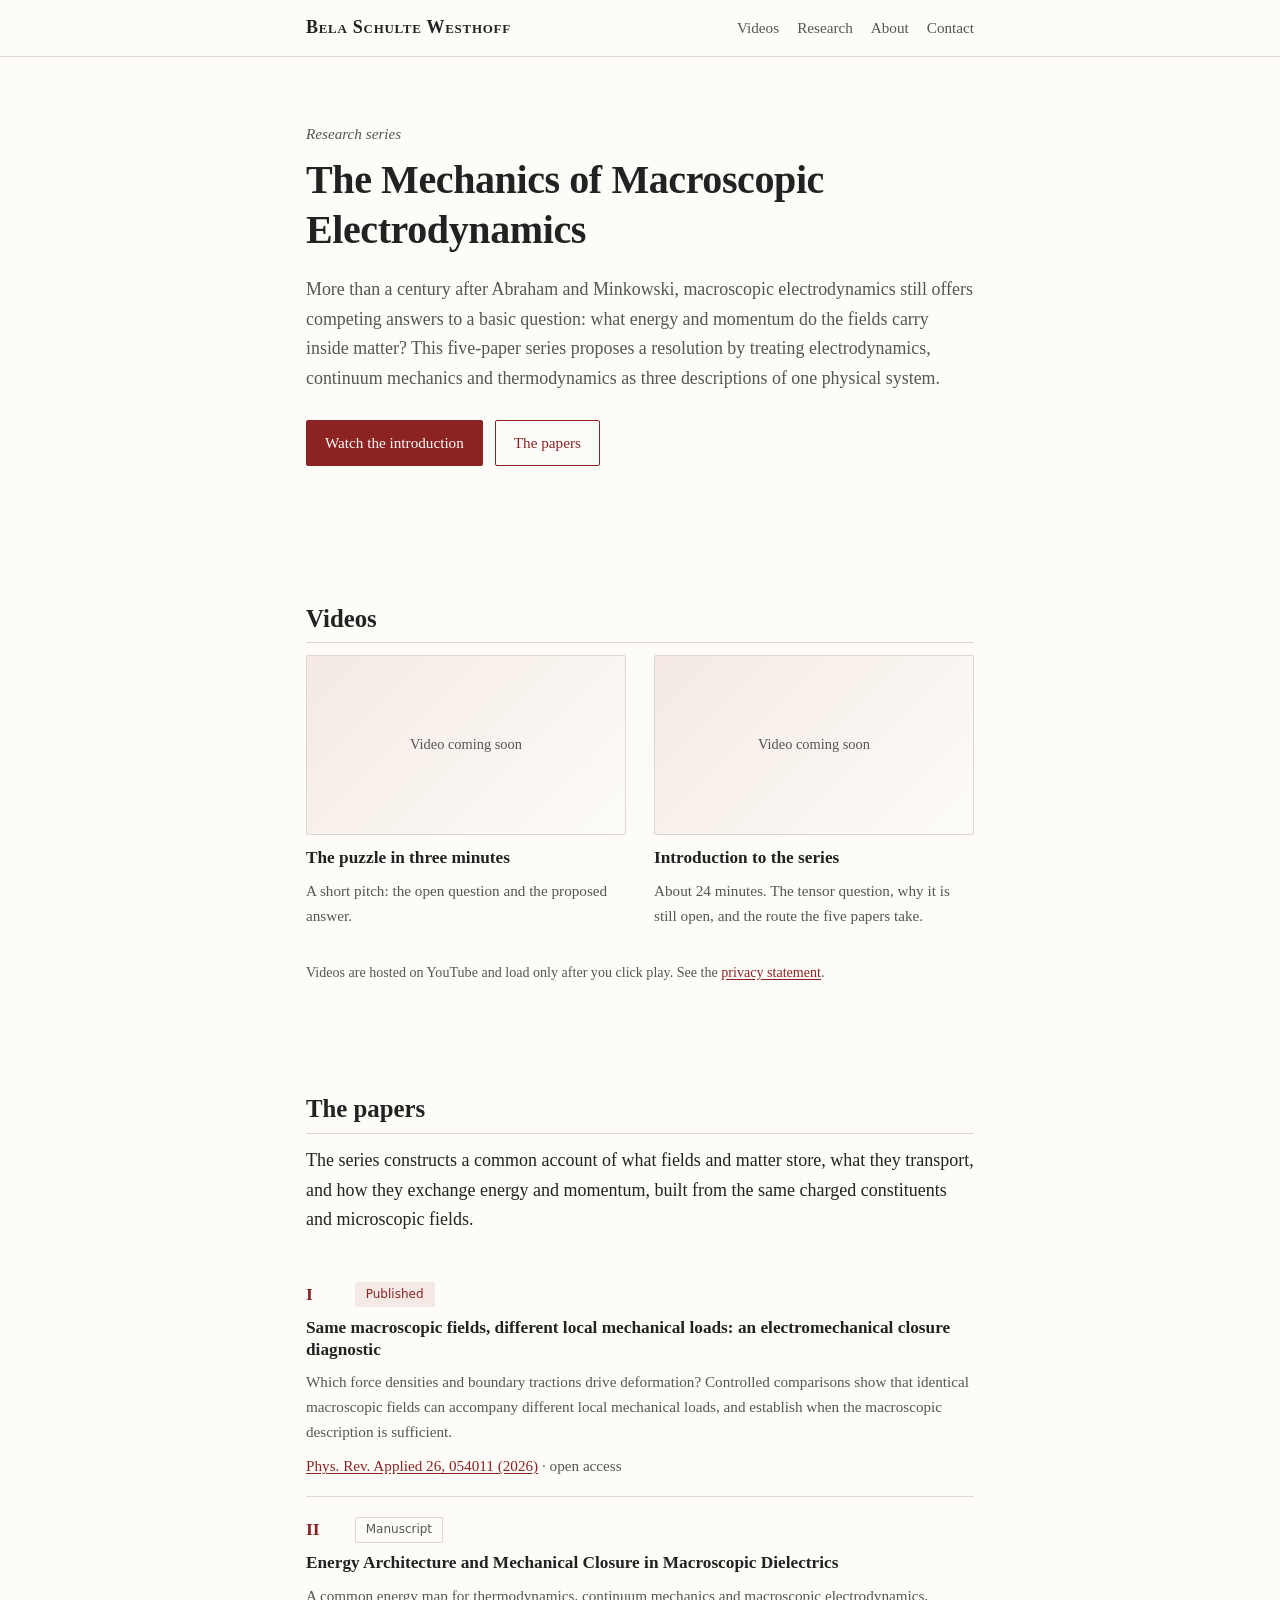
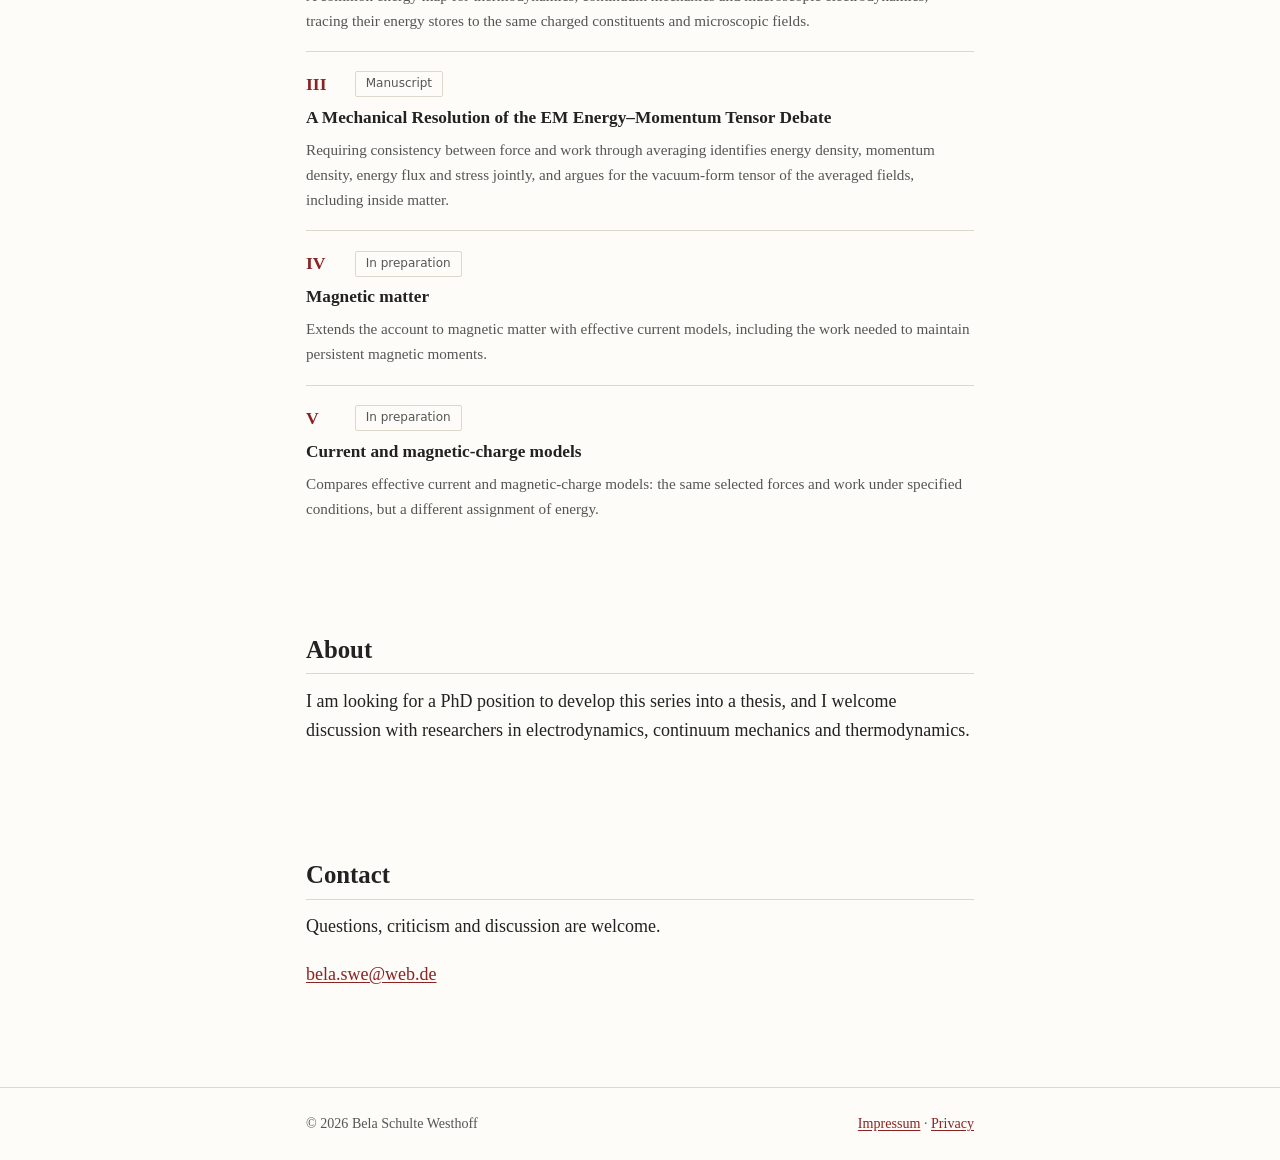
<file: index.html>
<!doctype html>
<html lang="en">
<head>
  <meta charset="utf-8">
  <meta name="viewport" content="width=device-width, initial-scale=1">
  <title>Bela Schulte Westhoff</title>
  <meta name="description" content="The Mechanics of Macroscopic Electrodynamics: a five-paper series on what electromagnetic fields carry inside matter and how they act on it.">
  <link rel="stylesheet" href="assets/style.css">
</head>
<body>

<header class="site-header">
  <div class="wrap header-inner">
    <a class="brand" href="#top">Bela Schulte Westhoff</a>
    <nav>
      <a href="#videos">Videos</a>
      <a href="#research">Research</a>
      <a href="#about">About</a>
      <a href="#contact">Contact</a>
    </nav>
  </div>
</header>

<main id="top">

  <section class="hero wrap">
    <p class="eyebrow">Research series</p>
    <h1>The Mechanics of Macroscopic Electrodynamics</h1>
    <p class="lead">
      More than a century after Abraham and Minkowski, macroscopic electrodynamics
      still offers competing answers to a basic question: what energy and momentum
      do the fields carry inside matter? This five-paper series proposes a resolution
      by treating electrodynamics, continuum mechanics and thermodynamics as three
      descriptions of one physical system.
    </p>
    <p class="hero-links">
      <a class="button" href="#videos">Watch the introduction</a>
      <a class="button ghost" href="#research">The papers</a>
    </p>
  </section>

  <section id="videos" class="wrap section">
    <h2>Videos</h2>

    <div class="video-grid">
      <article class="video-card">
        <!-- Put the YouTube video ID in data-yt-id once uploaded (unlisted). -->
        <div class="yt" data-yt-id="" data-title="The pitch">
        </div>
        <h3>The puzzle in three minutes</h3>
        <p>A short pitch: the open question and the proposed answer.</p>
      </article>

      <article class="video-card">
        <div class="yt" data-yt-id="" data-title="Introduction to the series">
        </div>
        <h3>Introduction to the series</h3>
        <p>About 24 minutes. The tensor question, why it is still open, and the route the five papers take.</p>
      </article>
    </div>

    <p class="note">
      Videos are hosted on YouTube and load only after you click play.
      See the <a href="privacy.html">privacy statement</a>.
    </p>
  </section>

  <section id="research" class="wrap section">
    <h2>The papers</h2>
    <p>
      The series constructs a common account of what fields and matter store,
      what they transport, and how they exchange energy and momentum, built from
      the same charged constituents and microscopic fields.
    </p>

    <ol class="papers">
      <li class="paper">
        <div class="paper-head">
          <span class="num">I</span>
          <span class="status published">Published</span>
        </div>
        <h3>Same macroscopic fields, different local mechanical loads: an electromechanical closure diagnostic</h3>
        <p>
          Which force densities and boundary tractions drive deformation? Controlled
          comparisons show that identical macroscopic fields can accompany different
          local mechanical loads, and establish when the macroscopic description is
          sufficient.
        </p>
        <p class="meta">
          <a href="https://doi.org/10.1103/8s4n-1fvh">Phys. Rev. Applied 26, 054011 (2026)</a> · open access
        </p>
      </li>

      <li class="paper">
        <div class="paper-head">
          <span class="num">II</span>
          <span class="status">Manuscript</span>
        </div>
        <h3>Energy Architecture and Mechanical Closure in Macroscopic Dielectrics</h3>
        <p>
          A common energy map for thermodynamics, continuum mechanics and macroscopic
          electrodynamics, tracing their energy stores to the same charged constituents
          and microscopic fields.
        </p>
      </li>

      <li class="paper">
        <div class="paper-head">
          <span class="num">III</span>
          <span class="status">Manuscript</span>
        </div>
        <h3>A Mechanical Resolution of the EM Energy–Momentum Tensor Debate</h3>
        <p>
          Requiring consistency between force and work through averaging identifies
          energy density, momentum density, energy flux and stress jointly, and argues
          for the vacuum-form tensor of the averaged fields, including inside matter.
        </p>
      </li>

      <li class="paper">
        <div class="paper-head">
          <span class="num">IV</span>
          <span class="status">In preparation</span>
        </div>
        <h3>Magnetic matter</h3>
        <p>
          Extends the account to magnetic matter with effective current models,
          including the work needed to maintain persistent magnetic moments.
        </p>
      </li>

      <li class="paper">
        <div class="paper-head">
          <span class="num">V</span>
          <span class="status">In preparation</span>
        </div>
        <h3>Current and magnetic-charge models</h3>
        <p>
          Compares effective current and magnetic-charge models: the same selected
          forces and work under specified conditions, but a different assignment of energy.
        </p>
      </li>
    </ol>
  </section>

  <section id="about" class="wrap section">
    <h2>About</h2>
    <div class="about">
      <div>
        <!-- TODO bio, 3–4 sentences: background, degree, current position, what drives the work. -->
        <p>
          I am looking for a PhD position to develop this series into a thesis,
          and I welcome discussion with researchers in electrodynamics, continuum
          mechanics and thermodynamics.
        </p>
        <!-- TODO CV link: <p><a href="cv.pdf">CV (PDF)</a></p> -->
      </div>
    </div>
  </section>

  <section id="contact" class="wrap section">
    <h2>Contact</h2>
    <p>Questions, criticism and discussion are welcome.</p>
    <p><a href="mailto:bela.swe@web.de">bela.swe@web.de</a></p>
  </section>

</main>

<footer class="site-footer">
  <div class="wrap footer-inner">
    <span>© 2026 Bela Schulte Westhoff</span>
    <span><a href="impressum.html">Impressum</a> · <a href="privacy.html">Privacy</a></span>
  </div>
</footer>

<script src="assets/video.js"></script>
</body>
</html>
</file>
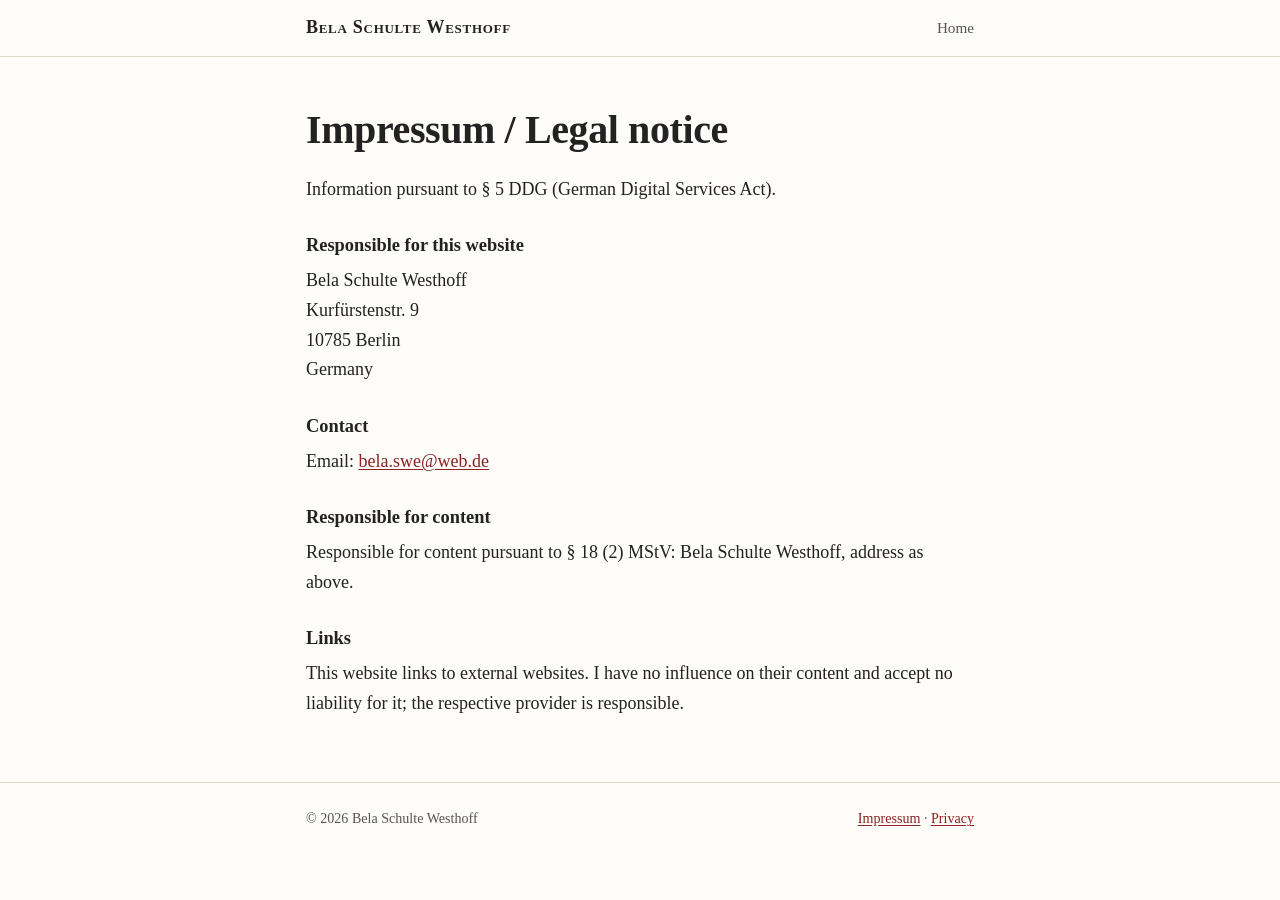
<file: impressum.html>
<!doctype html>
<html lang="en">
<head>
  <meta charset="utf-8">
  <meta name="viewport" content="width=device-width, initial-scale=1">
  <title>Impressum · Bela Schulte Westhoff</title>
  <meta name="robots" content="noindex">
  <link rel="stylesheet" href="assets/style.css">
</head>
<body>
<header class="site-header">
  <div class="wrap header-inner">
    <a class="brand" href="index.html">Bela Schulte Westhoff</a>
    <nav><a href="index.html">Home</a></nav>
  </div>
</header>

<main class="wrap legal">
  <h1>Impressum / Legal notice</h1>
  <p>Information pursuant to § 5 DDG (German Digital Services Act).</p>

  <h2>Responsible for this website</h2>
  <p>
    Bela Schulte Westhoff<br>
    Kurfürstenstr. 9<br>
    10785 Berlin<br>
    Germany
  </p>

  <h2>Contact</h2>
  <p>Email: <a href="mailto:bela.swe@web.de">bela.swe@web.de</a></p>

  <h2>Responsible for content</h2>
  <p>Responsible for content pursuant to § 18 (2) MStV: Bela Schulte Westhoff, address as above.</p>

  <h2>Links</h2>
  <p>
    This website links to external websites. I have no influence on their content
    and accept no liability for it; the respective provider is responsible.
  </p>
</main>

<footer class="site-footer">
  <div class="wrap footer-inner">
    <span>© 2026 Bela Schulte Westhoff</span>
    <span><a href="impressum.html">Impressum</a> · <a href="privacy.html">Privacy</a></span>
  </div>
</footer>
</body>
</html>
</file>
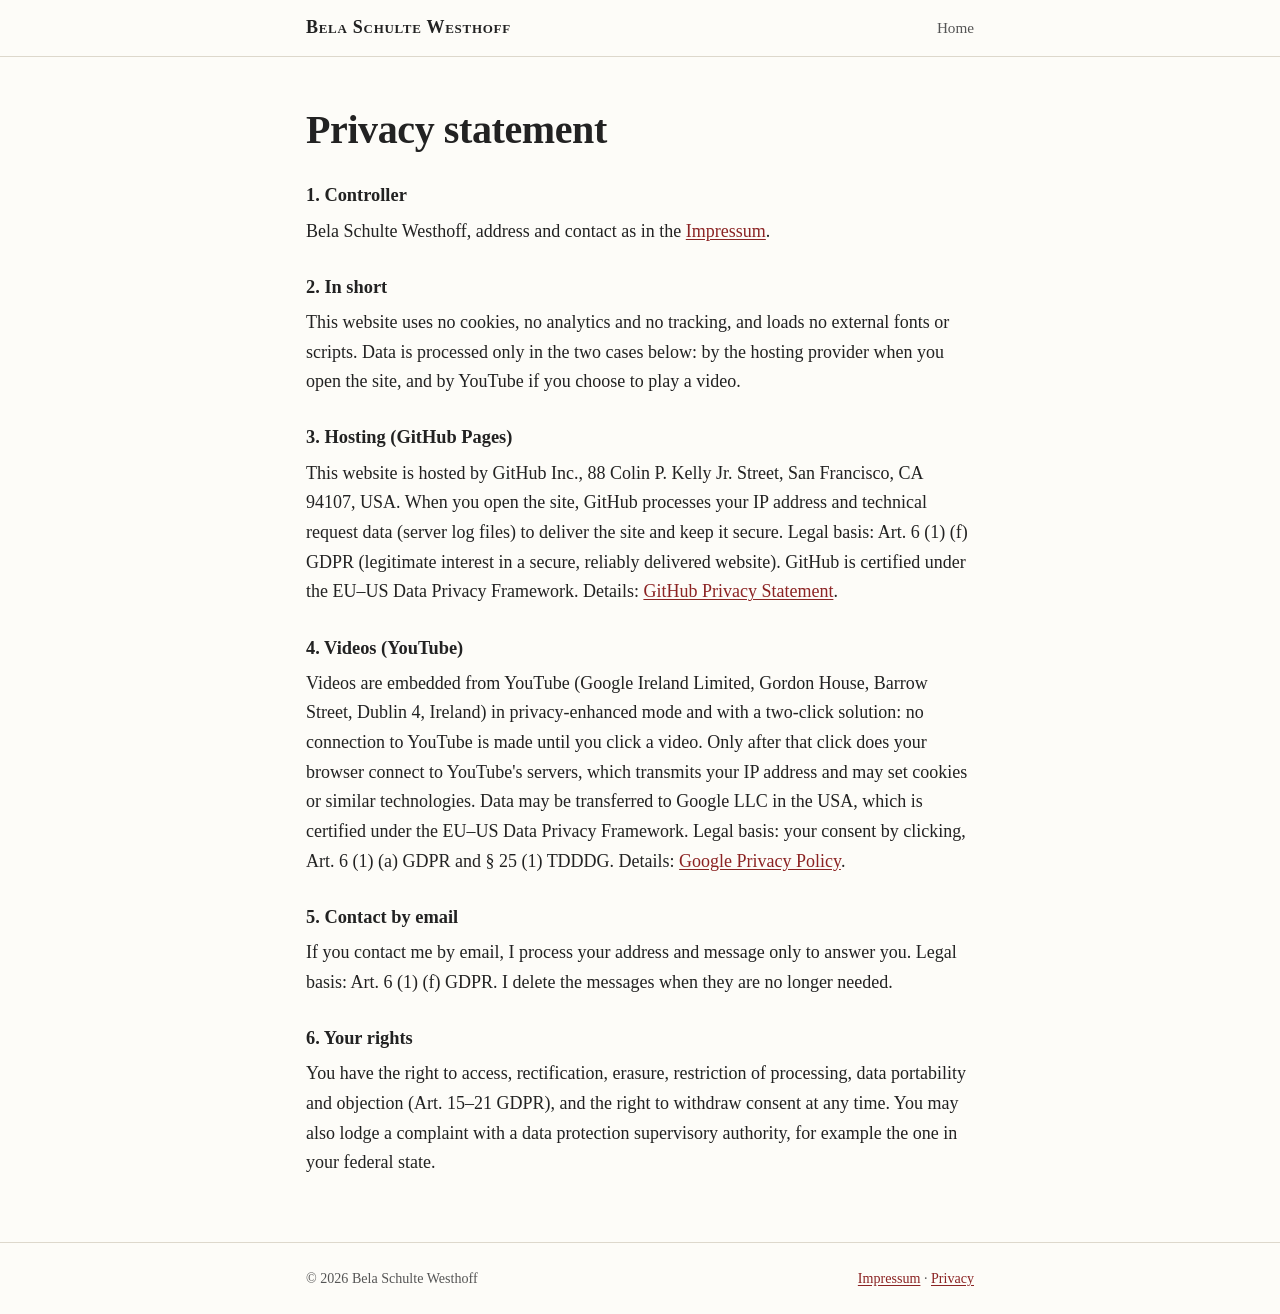
<file: privacy.html>
<!doctype html>
<html lang="en">
<head>
  <meta charset="utf-8">
  <meta name="viewport" content="width=device-width, initial-scale=1">
  <title>Privacy · Bela Schulte Westhoff</title>
  <meta name="robots" content="noindex">
  <link rel="stylesheet" href="assets/style.css">
</head>
<body>
<header class="site-header">
  <div class="wrap header-inner">
    <a class="brand" href="index.html">Bela Schulte Westhoff</a>
    <nav><a href="index.html">Home</a></nav>
  </div>
</header>

<main class="wrap legal">
  <h1>Privacy statement</h1>

  <h2>1. Controller</h2>
  <p>
    Bela Schulte Westhoff, address and contact as in the <a href="impressum.html">Impressum</a>.
  </p>

  <h2>2. In short</h2>
  <p>
    This website uses no cookies, no analytics and no tracking, and loads no
    external fonts or scripts. Data is processed only in the two cases below:
    by the hosting provider when you open the site, and by YouTube if you choose
    to play a video.
  </p>

  <h2>3. Hosting (GitHub Pages)</h2>
  <p>
    This website is hosted by GitHub Inc., 88 Colin P. Kelly Jr. Street,
    San Francisco, CA 94107, USA. When you open the site, GitHub processes your IP
    address and technical request data (server log files) to deliver the site and
    keep it secure. Legal basis: Art. 6 (1) (f) GDPR (legitimate interest in a
    secure, reliably delivered website). GitHub is certified under the EU–US Data
    Privacy Framework. Details:
    <a href="https://docs.github.com/en/site-policy/privacy-policies/github-general-privacy-statement">GitHub Privacy Statement</a>.
  </p>

  <h2>4. Videos (YouTube)</h2>
  <p>
    Videos are embedded from YouTube (Google Ireland Limited, Gordon House,
    Barrow Street, Dublin 4, Ireland) in privacy-enhanced mode and with a two-click
    solution: no connection to YouTube is made until you click a video. Only after
    that click does your browser connect to YouTube's servers, which transmits your
    IP address and may set cookies or similar technologies. Data may be transferred
    to Google LLC in the USA, which is certified under the EU–US Data Privacy
    Framework. Legal basis: your consent by clicking, Art. 6 (1) (a) GDPR and
    § 25 (1) TDDDG. Details:
    <a href="https://policies.google.com/privacy">Google Privacy Policy</a>.
  </p>

  <h2>5. Contact by email</h2>
  <p>
    If you contact me by email, I process your address and message only to answer
    you. Legal basis: Art. 6 (1) (f) GDPR. I delete the messages when they are no
    longer needed.
  </p>

  <h2>6. Your rights</h2>
  <p>
    You have the right to access, rectification, erasure, restriction of processing,
    data portability and objection (Art. 15–21 GDPR), and the right to withdraw
    consent at any time. You may also lodge a complaint with a data protection
    supervisory authority, for example the one in your federal state.
  </p>
</main>

<footer class="site-footer">
  <div class="wrap footer-inner">
    <span>© 2026 Bela Schulte Westhoff</span>
    <span><a href="impressum.html">Impressum</a> · <a href="privacy.html">Privacy</a></span>
  </div>
</footer>
</body>
</html>
</file>
<file: assets/style.css>
/* Style B, "classic academic": serif text, paper tone, dark red accent.
   System fonts only (no external requests). */
:root {
  --bg: #fdfcf8;
  --surface: #fdfcf8;
  --text: #222222;
  --muted: #555555;
  --line: #ddd8cc;
  --accent: #8b2323;
  --accent-soft: #f4e9e4;
  --todo: #b45309;
  --todo-bg: #fff4e5;
  --radius: 2px;
  --wrap: 700px;
  --serif: Charter, "Bitstream Charter", "Sitka Text", Cambria, Georgia, serif;
  --sans: system-ui, -apple-system, "Segoe UI", Roboto, "Helvetica Neue", Arial, sans-serif;
}
@media (prefers-color-scheme: dark) {
  :root {
    --bg: #1a1917;
    --surface: #1a1917;
    --text: #e8e4dc;
    --muted: #a9a397;
    --line: #38352f;
    --accent: #e08a7a;
    --accent-soft: #3a2622;
    --todo: #f5b25c;
    --todo-bg: #33270f;
  }
}

* { box-sizing: border-box; }
html { scroll-behavior: smooth; scroll-padding-top: 72px; }
body {
  margin: 0;
  background: var(--bg);
  color: var(--text);
  font: 18px/1.65 var(--serif);
}
a { color: var(--accent); text-underline-offset: 2px; }
h1, h2, h3 { line-height: 1.25; margin: 0 0 .5em; font-weight: 600; }
h1 { font-size: clamp(1.9rem, 5vw, 2.5rem); letter-spacing: -0.01em; }
h2 { font-size: 1.55rem; }
h3 { font-size: 1.08rem; }
p { margin: 0 0 1em; }

.wrap { max-width: var(--wrap); margin: 0 auto; padding: 0 16px; }

/* Header */
.site-header {
  position: sticky; top: 0; z-index: 10;
  background: var(--bg);
  border-bottom: 1px solid var(--line);
}
.header-inner { display: flex; align-items: center; justify-content: space-between; gap: 16px; min-height: 56px; flex-wrap: wrap; }
.brand { font-weight: 600; color: var(--text); text-decoration: none; font-variant: small-caps; letter-spacing: .04em; }
nav { display: flex; gap: 18px; flex-wrap: wrap; }
nav a { color: var(--muted); text-decoration: none; font-size: .95rem; }
nav a:hover { color: var(--text); }

/* Hero */
.hero { padding-top: 64px; padding-bottom: 40px; }
.eyebrow { font-style: italic; font-size: .95rem; color: var(--muted); margin-bottom: .6em; }
.lead { font-size: 1.12rem; color: var(--muted); }
.hero-links { display: flex; gap: 12px; flex-wrap: wrap; margin-top: 1.5em; }
.button {
  display: inline-block; padding: 9px 18px; border-radius: var(--radius);
  background: var(--accent); color: var(--bg); border: 1px solid var(--accent);
  text-decoration: none; font-size: .95rem;
}
.button.ghost { background: transparent; color: var(--accent); }

/* Sections */
.section { padding-top: 48px; padding-bottom: 16px; margin-top: 32px; }
.section h2 { border-bottom: 1px solid var(--line); padding-bottom: .3em; }
.note { font-size: .88rem; color: var(--muted); }

/* Videos */
.video-grid { display: grid; gap: 28px; grid-template-columns: 1fr; margin-bottom: 1em; }
@media (min-width: 680px) { .video-grid { grid-template-columns: 1fr 1fr; } }
.video-card p { color: var(--muted); font-size: .95rem; }
.yt {
  position: relative; aspect-ratio: 16 / 9; border-radius: var(--radius); overflow: hidden;
  background: linear-gradient(135deg, var(--accent-soft), var(--surface));
  border: 1px solid var(--line); margin-bottom: 12px;
  background-size: cover; background-position: center;
}
.yt iframe { position: absolute; inset: 0; width: 100%; height: 100%; border: 0; }
.yt-button {
  position: absolute; inset: 0; width: 100%; height: 100%;
  display: flex; flex-direction: column; align-items: center; justify-content: center; gap: 10px;
  background: transparent; border: 0; cursor: pointer; color: var(--text); font: inherit; padding: 16px; text-align: center;
}
.yt-button .play {
  width: 60px; height: 60px; border-radius: 50%; background: var(--accent); position: relative;
  box-shadow: 0 4px 16px rgba(0,0,0,.18);
}
.yt-button .play::after {
  content: ""; position: absolute; left: 24px; top: 18px;
  border-style: solid; border-width: 12px 0 12px 19px; border-color: transparent transparent transparent var(--bg);
}
.yt-button small { font-family: var(--sans); font-size: .75rem; color: var(--muted); max-width: 30ch; line-height: 1.4; }
.yt.has-thumb .yt-button small { color: #fff; text-shadow: 0 1px 3px rgba(0,0,0,.7); }
.yt-soon { position: absolute; inset: 0; display: flex; align-items: center; justify-content: center; color: var(--muted); font-size: .9rem; }

/* Papers */
.papers { list-style: none; padding: 0; margin: 1.5em 0 0; display: grid; gap: 0; }
.paper { border-bottom: 1px solid var(--line); padding: 18px 0; }
.paper:last-child { border-bottom: none; }
.paper p { color: var(--muted); font-size: .95rem; margin-bottom: .6em; }
.paper p:last-child { margin-bottom: 0; }
.paper-head { display: flex; align-items: center; gap: 10px; margin-bottom: 8px; }
.num { font-weight: 700; font-size: 1.1rem; color: var(--accent); min-width: 2.2em; }
.status { font-family: var(--sans); font-size: .75rem; padding: 2px 10px; border-radius: var(--radius); border: 1px solid var(--line); color: var(--muted); }
.status.published { background: var(--accent-soft); border-color: transparent; color: var(--accent); }
.meta { font-size: .9rem; }

/* Placeholders still to fill in */
.todo { font-family: var(--sans); color: var(--todo); background: var(--todo-bg); padding: 2px 6px; border-radius: 4px; }

/* Footer */
.site-footer { border-top: 1px solid var(--line); margin-top: 64px; padding: 24px 0; color: var(--muted); font-size: .88rem; }
.footer-inner { display: flex; justify-content: space-between; gap: 12px; flex-wrap: wrap; }

/* Legal pages */
.legal { padding-top: 48px; }
.legal h2 { font-size: 1.15rem; margin-top: 1.6em; border-bottom: none; }
</file>
